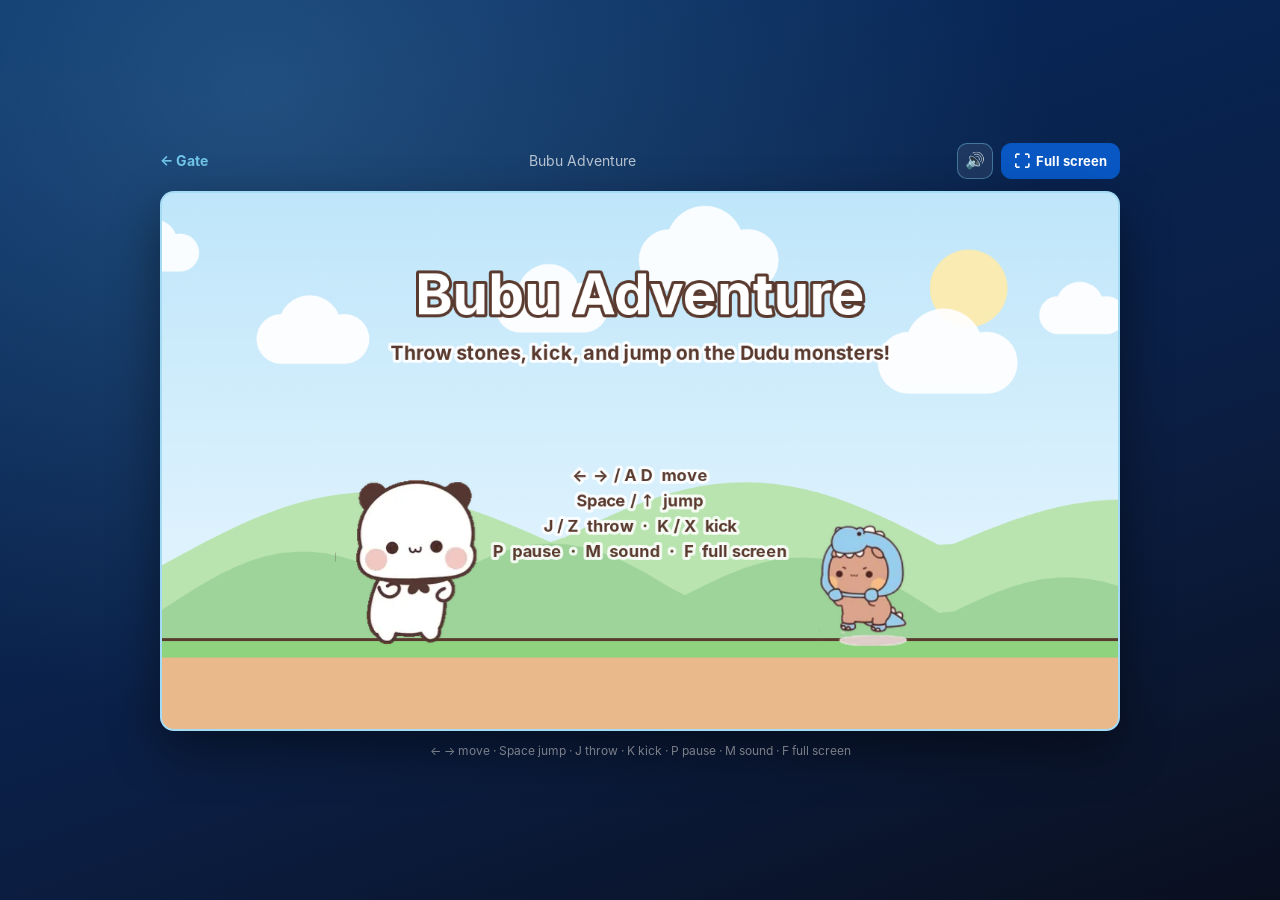
<file: bubu/index.html>
<!DOCTYPE html>
<html lang="en">
<head>
  <meta charset="utf-8">
  <!-- Google Analytics (GA4) -->
  <script async src="https://www.googletagmanager.com/gtag/js?id=G-DH75J2S4ZF"></script>
  <script>
    window.dataLayer = window.dataLayer || [];
    function gtag(){dataLayer.push(arguments);}
    gtag('js', new Date());
    gtag('config', 'G-DH75J2S4ZF');
  </script>
  <meta name="viewport" content="width=device-width, initial-scale=1, maximum-scale=1, user-scalable=no, viewport-fit=cover">
  <meta name="theme-color" content="#042A61">
  <meta name="mobile-web-app-capable" content="yes">
  <meta name="apple-mobile-web-app-capable" content="yes">
  <meta name="description" content="A tiny 3-level platformer starring Bubu: throw stones, kick, ride Dudu and beat the boss.">
  <link rel="canonical" href="https://saltfarmer.github.io/bubu/">
  <meta property="og:title" content="Bubu Adventure | Saltfarmer">
  <meta property="og:description" content="A tiny 3-level platformer starring Bubu: throw stones, kick, ride Dudu and beat the boss.">
  <meta property="og:type" content="website">
  <meta property="og:url" content="https://saltfarmer.github.io/bubu/">
  <meta property="og:site_name" content="Saltfarmer">
  <meta property="og:image" content="https://saltfarmer.github.io/img/og-gate.png">
  <meta name="twitter:card" content="summary_large_image">
  <title>Bubu Adventure | Saltfarmer</title>
  <link rel="icon" href="../img/favicon.png" type="image/png" sizes="48x48">
  <style>
    @font-face { font-family: "Inter"; font-weight: 400; font-display: swap; src: url("../fonts/inter-Regular.woff") format("woff"); }
    @font-face { font-family: "Inter"; font-weight: 700; font-display: swap; src: url("../fonts/inter-Bold.woff") format("woff"); }
    * { box-sizing: border-box; -webkit-tap-highlight-color: transparent; }
    html, body { margin: 0; height: 100%; }
    body {
      display: flex; flex-direction: column; align-items: center; justify-content: center; gap: 12px;
      padding: 12px; min-height: 100dvh;
      font-family: "Inter", system-ui, -apple-system, "Segoe UI", Roboto, Arial, sans-serif; color: #fff;
      background: radial-gradient(ellipse at 20% 10%, rgba(113,197,232,.25), transparent 55%), linear-gradient(160deg, #042A61, #0B1F45 60%, #0a0f1f);
      -webkit-user-select: none; user-select: none; -webkit-touch-callout: none; overscroll-behavior: none;
    }
    .top { width: min(100%, 960px); display: flex; justify-content: space-between; align-items: center; gap: 10px; font-size: 14px; }
    .top a { color: #71C5E8; text-decoration: none; font-weight: 700; }
    .top .name { color: rgba(255,255,255,.7); }
    .tools { display: flex; gap: 8px; }
    .tools button {
      width: 36px; height: 36px; border-radius: 10px; border: 1px solid rgba(113,197,232,.45);
      background: rgba(255,255,255,.08); color: #fff; font-size: 16px; line-height: 1; cursor: pointer;
    }
    .tools .touch-only { display: none; }
    .tools .full-btn { width: auto; padding: 0 12px; display: inline-flex; align-items: center; gap: 6px; font: 700 13px Inter, system-ui, sans-serif; background: #0857C3; border-color: #0857C3; }
    .tools .full-btn .ico { font-size: 16px; }
    .stage { position: relative; width: min(100%, 960px, calc((100dvh - 150px) * 16 / 9)); }
    canvas {
      display: block; width: 100%; aspect-ratio: 16 / 9; border-radius: 14px;
      box-shadow: 0 20px 50px rgba(0,0,0,.45); border: 2px solid rgba(113,197,232,.35);
      touch-action: none; outline: none; background: #BFE6FA;
    }
    .toast {
      position: absolute; left: 50%; top: 14%; transform: translateX(-50%);
      background: rgba(4,42,97,.85); color: #fff; font-weight: 700; font-size: 13px;
      padding: 6px 12px; border-radius: 999px; opacity: 0; transition: opacity .2s; pointer-events: none;
    }
    .toast.show { opacity: 1; }
    .keys { font-size: 12px; color: rgba(255,255,255,.6); text-align: center; margin: 0; }
    .rotate { display: none; font-size: 13px; color: rgba(255,255,255,.75); text-align: center; margin: 0; }

    /* ---- Touch controls (competitive-mobile style) ----
       left: floating analog stick that appears where the thumb lands
       right: big Jump in the corner, Kick + Throw on an arc around it
       anywhere else on screen: tap = jump (hold for a higher jump) */
    .touch-layer, .pad { display: none; }
    .pad { --u: 1; position: fixed; inset: 0; z-index: 4; pointer-events: none; }
    .touch-layer { position: fixed; inset: 0; z-index: 3; touch-action: none; }
    .stick {
      --r: calc(62px * var(--u));
      position: fixed; width: calc(var(--r) * 2); height: calc(var(--r) * 2); margin: calc(var(--r) * -1) 0 0 calc(var(--r) * -1);
      left: calc(max(24px, env(safe-area-inset-left)) + var(--r) + 8px); top: calc(100dvh - max(20px, env(safe-area-inset-bottom)) - var(--r) - 12px);
      border-radius: 50%; border: 2px solid rgba(113,197,232,.55);
      background: radial-gradient(circle, rgba(4,42,97,.10) 0 55%, rgba(4,42,97,.32) 56% 100%);
      opacity: .45; transition: opacity .15s;
    }
    .stick.on { opacity: .95; transition: none; }
    .stick::before, .stick::after { /* direction ticks */
      content: ""; position: absolute; top: 50%; width: 0; height: 0; margin-top: -6px;
      border-top: 6px solid transparent; border-bottom: 6px solid transparent;
    }
    .stick::before { left: 8px; border-right: 8px solid rgba(255,255,255,.55); }
    .stick::after { right: 8px; border-left: 8px solid rgba(255,255,255,.55); }
    .stick-knob {
      position: absolute; left: 50%; top: 50%; width: calc(var(--r) * .9); height: calc(var(--r) * .9);
      margin: calc(var(--r) * -.45) 0 0 calc(var(--r) * -.45); border-radius: 50%;
      background: radial-gradient(circle at 35% 30%, #71C5E8, #307FE2 60%, #0857C3);
      border: 2px solid rgba(255,255,255,.85); box-shadow: 0 4px 14px rgba(0,0,0,.35);
    }
    .actions {
      --j: calc(88px * var(--u)); --s: calc(62px * var(--u));
      position: fixed; right: max(18px, env(safe-area-inset-right)); bottom: max(16px, env(safe-area-inset-bottom));
      width: calc(var(--j) + var(--s) * 1.55); height: calc(var(--j) + var(--s) * 1.55);
    }
    .act {
      position: absolute; pointer-events: auto; touch-action: none; padding: 0; border-radius: 50%;
      display: flex; flex-direction: column; align-items: center; justify-content: center; gap: 1px;
      color: #fff; font: 800 calc(11px * var(--u)) Inter, system-ui, sans-serif; letter-spacing: .02em;
      border: 2px solid rgba(255,255,255,.7); box-shadow: 0 4px 14px rgba(0,0,0,.3), inset 0 -4px 0 rgba(0,0,0,.18);
      transition: transform .06s;
    }
    .act .i { font-size: calc(18px * var(--u)); line-height: 1; }
    .act.on { transform: scale(.9); filter: brightness(1.25); }
    .act.jump { right: 0; bottom: 0; width: var(--j); height: var(--j); background: radial-gradient(circle at 35% 30%, #307FE2, #0857C3 70%); font-size: calc(13px * var(--u)); }
    .act.jump .i { font-size: calc(26px * var(--u)); }
    .act.kick, .act.throw { width: var(--s); height: var(--s); background: radial-gradient(circle at 35% 30%, rgba(232,162,113,.95), rgba(195,116,8,.9) 70%); }
    .act.kick { right: calc(var(--j) + var(--s) * .32); bottom: calc(var(--j) * .02); }       /* left of Jump */
    .act.throw { right: calc(var(--j) * .5); bottom: calc(var(--j) + var(--s) * .34); background: radial-gradient(circle at 35% 30%, rgba(113,197,232,.95), rgba(48,127,226,.9) 70%); } /* above Jump */
    .act.throw .i { font-size: calc(14px * var(--u)); }

    @media (pointer: coarse) {
      html, body { overflow: hidden; }
      .pad, .touch-layer { display: block; }
      .keys { display: none; }
      .tools .touch-only { display: inline-block; }
      .top { position: relative; z-index: 5; }
    }
    /* Phone held sideways: game fills the screen, controls float over the corners */
    @media (pointer: coarse) and (orientation: landscape) {
      body { padding: 0; gap: 0; }
      .stage { width: min(100vw, calc(100dvh * 16 / 9)); }
      canvas { border-radius: 0; border: 0; box-shadow: none; }
      .top {
        position: fixed; z-index: 5; bottom: max(10px, env(safe-area-inset-bottom)); left: 50%; transform: translateX(-50%);
        width: auto; font-size: 12px;
      }
      .top .name { display: none; }
      .top a { background: rgba(4,42,97,.55); padding: 8px 10px; border-radius: 10px; }
      .act { background-blend-mode: normal; opacity: .9; }
    }
    /* Phone held upright: game on top, bigger controls in the empty space below */
    @media (pointer: coarse) and (orientation: portrait) {
      body { justify-content: flex-start; padding-top: max(14px, env(safe-area-inset-top)); }
      .stage { width: 100%; }
      .rotate { display: block; }
      .pad { --u: 1.15; }
      .stick { top: calc(100dvh - max(36px, env(safe-area-inset-bottom)) - var(--r) - 40px); }
      .actions { bottom: max(36px, env(safe-area-inset-bottom)); }
    }
    /* ---- Full screen (real full screen, or "maximised" where browsers don't allow it, e.g. iPhone) ---- */
    html.is-full, html.is-full body { overflow: hidden; }
    html.is-full body { padding: 0; gap: 0; justify-content: center; background: #000; }
    html.is-full .stage { width: min(100vw, calc(100dvh * 16 / 9)); }
    html.is-full canvas { border-radius: 0; border: 0; box-shadow: none; }
    html.is-full .keys, html.is-full .rotate, html.is-full .top .name { display: none; }
    html.is-full .top {
      position: fixed; z-index: 6; top: max(8px, env(safe-area-inset-top)); right: max(8px, env(safe-area-inset-right));
      left: auto; bottom: auto; transform: none; width: auto; opacity: .75;
    }
    html.is-full .top:hover { opacity: 1; }
    html.is-full .top a { display: none; }
    html.is-full .tools .full-btn .lbl { display: none; }
    html.is-full .tools .full-btn { padding: 0; width: 36px; justify-content: center; }
    @media (pointer: coarse) {
      .tools .full-btn .lbl { display: none; }
      .tools .full-btn { padding: 0 10px; }
      html.is-full .pad { --u: 1.25; }
      html.is-full .top { opacity: .85; top: auto; right: auto; left: 50%; transform: translateX(-50%); bottom: max(10px, env(safe-area-inset-bottom)); } /* between stick and buttons, clear of the score */
      html.is-full .tools { gap: 10px; }
      html.is-full .tools button { width: 46px; height: 46px; border-radius: 12px; font-size: 20px; background: rgba(4,42,97,.55); }
      html.is-full .tools .full-btn { width: 46px; padding: 0; background: #0857C3; }
      html.is-full .tools .full-btn .ico { font-size: 20px; }
    }
  </style>
</head>
<body>
  <div class="top">
    <a href="../">&larr; Gate</a>
    <span class="name">Bubu Adventure</span>
    <div class="tools">
      <button type="button" class="touch-only" data-act="pause" aria-label="Pause">&#10074;&#10074;</button>
      <button type="button" id="btn-sound" aria-label="Turn sound off">&#128266;</button>
      <button type="button" id="btn-full" class="full-btn" aria-label="Full screen"><span class="ico">&#x26F6;</span><span class="lbl">Full screen</span></button>
    </div>
  </div>
  <div class="stage">
    <canvas id="game" tabindex="0" aria-label="Bubu Adventure game"></canvas>
    <div class="toast" id="toast" role="status"></div>
  </div>
  <p class="rotate">Turn your phone sideways for a bigger screen &#8635;</p>
  <!-- Touch controls: floating analog stick (left), action buttons (right), tap anywhere else = jump -->
  <div class="touch-layer" id="touch-layer" aria-hidden="true"></div>
  <div class="pad" aria-hidden="true">
    <div class="stick" id="stick"><div class="stick-knob" id="stick-knob"></div></div>
    <div class="actions">
      <button type="button" class="act throw" data-act="throw"><span class="i">&#9679;</span><span class="t">Throw</span></button>
      <button type="button" class="act kick" data-act="kick"><span class="i">&#10148;</span><span class="t">Kick</span></button>
      <button type="button" class="act jump" data-act="jump"><span class="i">&#9650;</span><span class="t">Jump</span></button>
    </div>
  </div>
  <p class="keys">&larr; &rarr; move &middot; Space jump &middot; J throw &middot; K kick &middot; P pause &middot; M sound &middot; F full screen</p>
  <script src="game.js"></script>
  <script>document.getElementById('game').focus();</script>
</body>
</html>
</file>
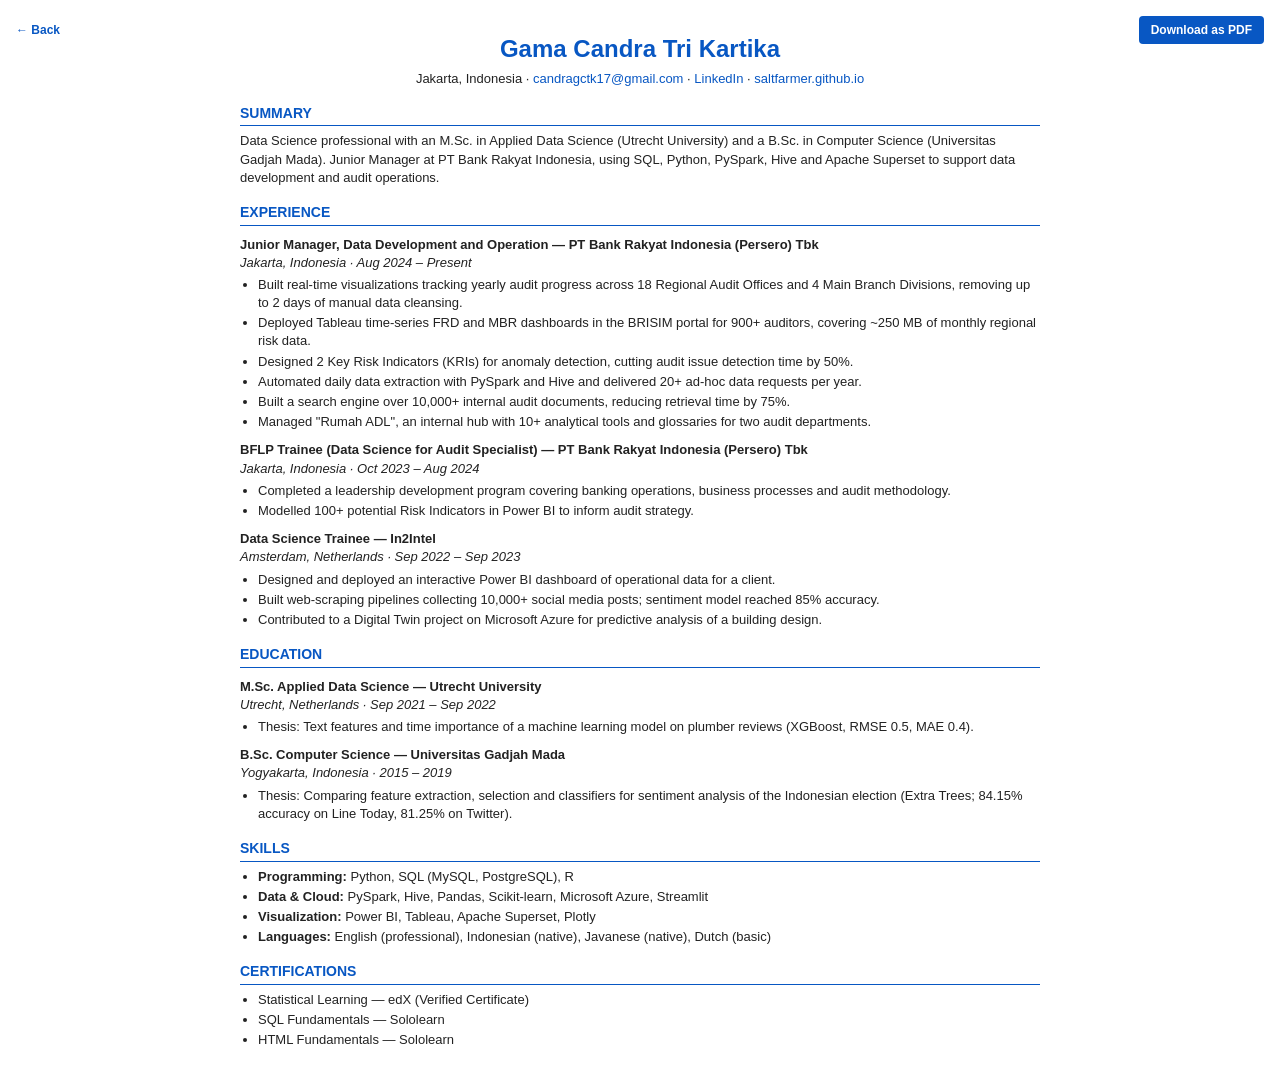
<file: cv/index.html>
<!DOCTYPE html>
<html lang="en">
<head>
  <meta charset="utf-8">
  <meta name="viewport" content="width=device-width, initial-scale=1">
  <!-- Keep this page out of search engines, caches, previews and AI training sets -->
  <meta name="robots" content="noindex, nofollow, noarchive, nosnippet, noimageindex">
  <meta name="referrer" content="no-referrer">
  <title>Gama Candra Tri Kartika - Resume</title>
  <link rel="icon" href="../img/favicon.png" type="image/png">
  <style>
    body { font-family: Arial, Helvetica, sans-serif; font-size: 13px; line-height: 1.4; color: #222; max-width: 800px; margin: 0 auto; padding: 32px 24px; }
    h1 { font-size: 24px; margin: 0; text-align: center; color: #0857C3; }
    .contact { text-align: center; margin: 4px 0 16px; }
    .contact a { color: #0857C3; text-decoration: none; }
    h2 { font-size: 14px; text-transform: uppercase; color: #0857C3; border-bottom: 1px solid #0857C3; margin: 16px 0 6px; padding-bottom: 2px; }
    h3 { font-size: 13px; margin: 10px 0 0; }
    .meta { margin: 0; font-style: italic; }
    ul { margin: 4px 0 0; padding-left: 18px; }
    li { margin-bottom: 2px; }
    p { margin: 4px 0; }
    .tools { position: fixed; top: 16px; left: 16px; right: 16px; display: flex; justify-content: space-between; pointer-events: none; }
    .tools a, .tools button { pointer-events: auto; font: bold 12px Arial, sans-serif; color: #fff; background: #0857C3; border: 0; border-radius: 4px; padding: 7px 12px; cursor: pointer; text-decoration: none; }
    .tools a { background: none; color: #0857C3; padding-left: 0; }
    @page { size: A4; margin: 12mm; }
    @media print {
      body { padding: 0; font-size: 10.5px; }
      h1 { font-size: 20px; }
      h2 { font-size: 12px; margin-top: 10px; }
      h3 { font-size: 11px; margin-top: 6px; }
      .tools, noscript { display: none; }
      section > div { break-inside: avoid; }
    }
  </style>
</head>
<body>
  <div class="tools">
    <a href="../">&larr; Back</a>
    <button type="button" onclick="window.print()">Download as PDF</button>
  </div>

  <h1>Gama Candra Tri Kartika</h1>
  <p class="contact">
    Jakarta, Indonesia ·
    <a data-contact="email" href="#"><span data-contact-text="email">[email]</span></a> ·
    <a href="https://www.linkedin.com/in/gama-candra-tri-kartika-18b735106/">LinkedIn</a> ·
    <a href="https://saltfarmer.github.io">saltfarmer.github.io</a>
  </p>
  <noscript><p class="contact">Turn on JavaScript to see the email address.</p></noscript>

  <section>
    <h2>Summary</h2>
    <p>Data Science professional with an M.Sc. in Applied Data Science (Utrecht University) and a B.Sc. in Computer Science (Universitas Gadjah Mada). Junior Manager at PT Bank Rakyat Indonesia, using SQL, Python, PySpark, Hive and Apache Superset to support data development and audit operations.</p>
  </section>

  <section>
    <h2>Experience</h2>
    <div>
      <h3>Junior Manager, Data Development and Operation — PT Bank Rakyat Indonesia (Persero) Tbk</h3>
      <p class="meta">Jakarta, Indonesia · Aug 2024 – Present</p>
      <ul>
        <li>Built real-time visualizations tracking yearly audit progress across 18 Regional Audit Offices and 4 Main Branch Divisions, removing up to 2 days of manual data cleansing.</li>
        <li>Deployed Tableau time-series FRD and MBR dashboards in the BRISIM portal for 900+ auditors, covering ~250 MB of monthly regional risk data.</li>
        <li>Designed 2 Key Risk Indicators (KRIs) for anomaly detection, cutting audit issue detection time by 50%.</li>
        <li>Automated daily data extraction with PySpark and Hive and delivered 20+ ad-hoc data requests per year.</li>
        <li>Built a search engine over 10,000+ internal audit documents, reducing retrieval time by 75%.</li>
        <li>Managed "Rumah ADL", an internal hub with 10+ analytical tools and glossaries for two audit departments.</li>
      </ul>
    </div>
    <div>
      <h3>BFLP Trainee (Data Science for Audit Specialist) — PT Bank Rakyat Indonesia (Persero) Tbk</h3>
      <p class="meta">Jakarta, Indonesia · Oct 2023 – Aug 2024</p>
      <ul>
        <li>Completed a leadership development program covering banking operations, business processes and audit methodology.</li>
        <li>Modelled 100+ potential Risk Indicators in Power BI to inform audit strategy.</li>
      </ul>
    </div>
    <div>
      <h3>Data Science Trainee — In2Intel</h3>
      <p class="meta">Amsterdam, Netherlands · Sep 2022 – Sep 2023</p>
      <ul>
        <li>Designed and deployed an interactive Power BI dashboard of operational data for a client.</li>
        <li>Built web-scraping pipelines collecting 10,000+ social media posts; sentiment model reached 85% accuracy.</li>
        <li>Contributed to a Digital Twin project on Microsoft Azure for predictive analysis of a building design.</li>
      </ul>
    </div>
  </section>

  <section>
    <h2>Education</h2>
    <div>
      <h3>M.Sc. Applied Data Science — Utrecht University</h3>
      <p class="meta">Utrecht, Netherlands · Sep 2021 – Sep 2022</p>
      <ul><li>Thesis: Text features and time importance of a machine learning model on plumber reviews (XGBoost, RMSE 0.5, MAE 0.4).</li></ul>
    </div>
    <div>
      <h3>B.Sc. Computer Science — Universitas Gadjah Mada</h3>
      <p class="meta">Yogyakarta, Indonesia · 2015 – 2019</p>
      <ul><li>Thesis: Comparing feature extraction, selection and classifiers for sentiment analysis of the Indonesian election (Extra Trees; 84.15% accuracy on Line Today, 81.25% on Twitter).</li></ul>
    </div>
  </section>

  <section>
    <h2>Skills</h2>
    <ul>
      <li><strong>Programming:</strong> Python, SQL (MySQL, PostgreSQL), R</li>
      <li><strong>Data &amp; Cloud:</strong> PySpark, Hive, Pandas, Scikit-learn, Microsoft Azure, Streamlit</li>
      <li><strong>Visualization:</strong> Power BI, Tableau, Apache Superset, Plotly</li>
      <li><strong>Languages:</strong> English (professional), Indonesian (native), Javanese (native), Dutch (basic)</li>
    </ul>
  </section>

  <section>
    <h2>Certifications</h2>
    <ul>
      <li>Statistical Learning — edX (Verified Certificate)</li>
      <li>SQL Fundamentals — Sololearn</li>
      <li>HTML Fundamentals — Sololearn</li>
    </ul>
  </section>

  <script src="../js/contact.js?v=20261118"></script>
</body>
</html>
</file>
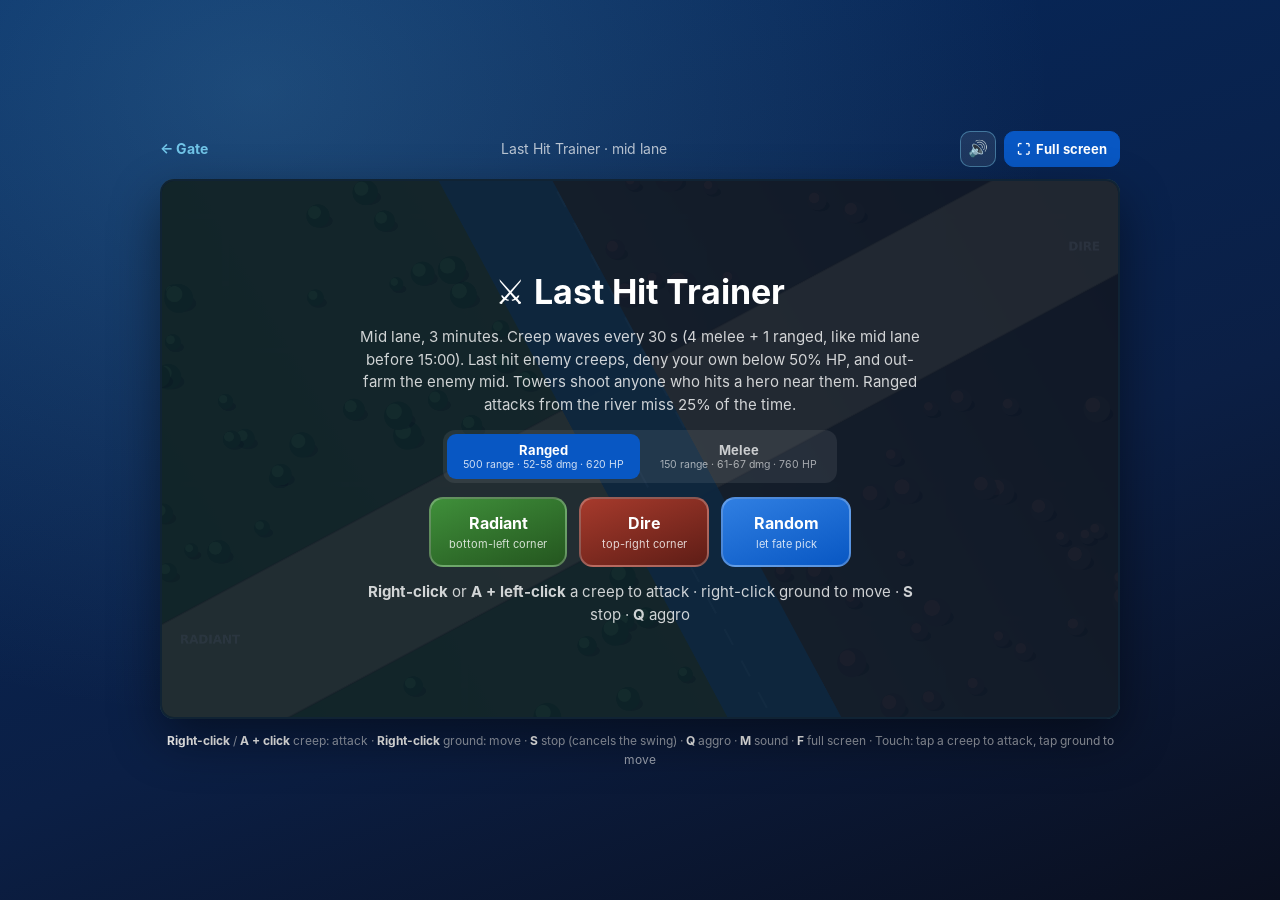
<file: lasthit/index.html>
<!DOCTYPE html>
<html lang="en">
<head>
  <meta charset="utf-8">
  <!-- Google Analytics (GA4) -->
  <script async src="https://www.googletagmanager.com/gtag/js?id=G-DH75J2S4ZF"></script>
  <script>
    window.dataLayer = window.dataLayer || [];
    function gtag(){dataLayer.push(arguments);}
    gtag('js', new Date());
    gtag('config', 'G-DH75J2S4ZF');
  </script>
  <meta name="viewport" content="width=device-width, initial-scale=1, maximum-scale=1, user-scalable=no, viewport-fit=cover">
  <meta name="theme-color" content="#042A61">
  <meta name="mobile-web-app-capable" content="yes">
  <meta name="apple-mobile-web-app-capable" content="yes">
  <meta name="description" content="A Dota 2 mid lane in your browser: last hit and deny creeps, pull aggro, dodge the tower, and out-farm the enemy mid.">
  <link rel="canonical" href="https://saltfarmer.github.io/lasthit/">
  <meta property="og:title" content="Last Hit Trainer | Saltfarmer">
  <meta property="og:description" content="A Dota 2 mid lane in your browser: last hit and deny creeps, pull aggro, dodge the tower, and out-farm the enemy mid.">
  <meta property="og:type" content="website">
  <meta property="og:url" content="https://saltfarmer.github.io/lasthit/">
  <meta property="og:site_name" content="Saltfarmer">
  <meta property="og:image" content="https://saltfarmer.github.io/img/og-gate.png">
  <meta name="twitter:card" content="summary_large_image">
  <title>Last Hit Trainer | Saltfarmer</title>
  <link rel="icon" href="../img/favicon.png" type="image/png" sizes="48x48">
  <style>
    @font-face { font-family: "Inter"; font-weight: 400; font-display: swap; src: url("../fonts/inter-Regular.woff") format("woff"); }
    @font-face { font-family: "Inter"; font-weight: 700; font-display: swap; src: url("../fonts/inter-Bold.woff") format("woff"); }
    * { box-sizing: border-box; -webkit-tap-highlight-color: transparent; }
    html, body { margin: 0; height: 100%; }
    body {
      display: flex; flex-direction: column; align-items: center; justify-content: center; gap: 12px;
      padding: 12px; min-height: 100dvh;
      font-family: "Inter", system-ui, -apple-system, "Segoe UI", Roboto, Arial, sans-serif; color: #fff;
      background: radial-gradient(ellipse at 20% 10%, rgba(113,197,232,.22), transparent 55%), linear-gradient(160deg, #042A61, #0B1F45 60%, #0a0f1f);
      -webkit-user-select: none; user-select: none; -webkit-touch-callout: none; overscroll-behavior: none;
    }
    .top { width: min(100%, 960px); display: flex; justify-content: space-between; align-items: center; gap: 10px; font-size: 14px; }
    .top a { color: #71C5E8; text-decoration: none; font-weight: 700; }
    .top .name { color: rgba(255,255,255,.7); }
    .tools { display: flex; gap: 8px; }
    .tools button {
      height: 36px; min-width: 36px; border-radius: 10px; border: 1px solid rgba(113,197,232,.45);
      background: rgba(255,255,255,.08); color: #fff; font-size: 16px; line-height: 1; cursor: pointer;
    }
    .tools .full-btn { padding: 0 12px; display: inline-flex; align-items: center; gap: 6px; font: 700 13px Inter, system-ui, sans-serif; background: #0857C3; border-color: #0857C3; }
    .stage { position: relative; width: min(100%, 960px, calc((100dvh - 150px) * 16 / 9)); }
    canvas {
      display: block; width: 100%; aspect-ratio: 16 / 9; border-radius: 14px;
      box-shadow: 0 20px 50px rgba(0,0,0,.45); border: 2px solid rgba(113,197,232,.35);
      touch-action: none; outline: none; background: #1d2a1a; cursor: default;
    }
    canvas.amode { cursor: crosshair; }
    .keys { font-size: 12px; color: rgba(255,255,255,.6); text-align: center; margin: 0; max-width: 960px; line-height: 1.6; }
    .keys b { color: #fff; }

    /* start / result panel over the canvas */
    .panel {
      position: absolute; inset: 0; display: flex; flex-direction: column; align-items: center; justify-content: center; gap: 14px;
      background: rgba(4, 18, 40, .78); border-radius: 14px; text-align: center; padding: 16px;
    }
    .panel[hidden] { display: none; }
    .panel h1 { margin: 0; font-size: clamp(22px, 4vw, 34px); }
    .panel p { margin: 0; color: rgba(255,255,255,.8); font-size: clamp(12px, 1.8vw, 15px); max-width: 560px; line-height: 1.5; }
    .sides { display: flex; gap: 12px; flex-wrap: wrap; justify-content: center; }
    .side {
      min-width: 130px; padding: 14px 18px; border-radius: 14px; cursor: pointer; color: #fff;
      font: 700 16px Inter, system-ui, sans-serif; border: 2px solid rgba(255,255,255,.25);
      display: flex; flex-direction: column; gap: 4px; align-items: center;
    }
    .side small { font-weight: 400; font-size: 11px; opacity: .8; }
    .side.radiant { background: linear-gradient(160deg, #3f8f3a, #24561f); }
    .side.dire { background: linear-gradient(160deg, #a63a2c, #5e1d16); }
    .side.random { background: linear-gradient(160deg, #307FE2, #0857C3); }
    .side:hover { border-color: #fff; transform: translateY(-1px); }
    .htypes { display: inline-flex; background: rgba(255,255,255,.08); border-radius: 12px; padding: 4px; gap: 4px; }
    .htype { border: 0; border-radius: 9px; padding: 8px 16px; cursor: pointer; color: rgba(255,255,255,.75); background: transparent; font: 700 13px Inter, system-ui, sans-serif; text-align: center; }
    .htype small { display: block; font-weight: 400; font-size: 10.5px; opacity: .8; }
    .htype.on { background: #0857C3; color: #fff; }
    .result { display: grid; grid-template-columns: repeat(4, minmax(0, 1fr)); gap: 10px; width: min(100%, 560px); }
    .result div { background: rgba(255,255,255,.08); border-radius: 12px; padding: 10px 6px; }
    .result b { display: block; font-size: clamp(18px, 3vw, 26px); }
    .result span { font-size: 11px; color: rgba(255,255,255,.7); }
    .row { display: flex; gap: 10px; flex-wrap: wrap; justify-content: center; }
    .btn { padding: 10px 18px; border-radius: 10px; border: 0; cursor: pointer; font: 700 14px Inter, system-ui, sans-serif; color: #fff; background: #0857C3; }
    .btn.ghost { background: rgba(255,255,255,.12); }

    /* full screen (real, or "maximised" where the browser does not allow it, e.g. iPhone) */
    html.is-full, html.is-full body { overflow: hidden; }
    html.is-full body { padding: 0; gap: 0; background: #000; }
    html.is-full .stage { width: min(100vw, calc(100dvh * 16 / 9)); }
    html.is-full canvas { border-radius: 0; border: 0; box-shadow: none; }
    html.is-full .keys, html.is-full .top .name, html.is-full .top a { display: none; }
    html.is-full .top { position: fixed; z-index: 6; top: max(8px, env(safe-area-inset-top)); right: max(8px, env(safe-area-inset-right)); width: auto; opacity: .8; }
    html.is-full .full-btn .lbl { display: none; }
    @media (pointer: coarse) { .full-btn .lbl { display: none; } .keys { display: none; } }
  </style>
</head>
<body>
  <div class="top">
    <a href="../">&larr; Gate</a>
    <span class="name">Last Hit Trainer &middot; mid lane</span>
    <div class="tools">
      <button type="button" id="btn-sound" aria-label="Sound on">&#x1F50A;</button>
      <button type="button" id="btn-full" class="full-btn" aria-label="Full screen"><span class="ico">&#x26F6;</span><span class="lbl">Full screen</span></button>
    </div>
  </div>

  <div class="stage">
    <canvas id="game" width="1920" height="1080" tabindex="0" aria-label="Last Hit Trainer game"></canvas>

    <div class="panel" id="start">
      <h1>&#x2694;&#xFE0F; Last Hit Trainer</h1>
      <p>Mid lane, 3 minutes. Creep waves every 30 s (4 melee + 1 ranged, like mid lane before 15:00).
         Last hit enemy creeps, deny your own below 50% HP, and out-farm the enemy mid.
         Towers shoot anyone who hits a hero near them. Ranged attacks from the river miss 25% of the time.</p>
      <div class="htypes" role="group" aria-label="Hero type">
        <button type="button" class="htype" data-type="ranged">Ranged<small>500 range &middot; 52-58 dmg &middot; 620 HP</small></button>
        <button type="button" class="htype" data-type="melee">Melee<small>150 range &middot; 61-67 dmg &middot; 760 HP</small></button>
      </div>
      <div class="sides">
        <button type="button" class="side radiant" data-side="0">Radiant<small>bottom-left corner</small></button>
        <button type="button" class="side dire" data-side="1">Dire<small>top-right corner</small></button>
        <button type="button" class="side random" data-side="r">Random<small>let fate pick</small></button>
      </div>
      <p><b>Right-click</b> or <b>A + left-click</b> a creep to attack &middot; right-click ground to move &middot; <b>S</b> stop &middot; <b>Q</b> aggro</p>
    </div>

    <div class="panel" id="end" hidden>
      <h1 id="end-title">Time!</h1>
      <div class="result">
        <div><b id="r-lh">0</b><span>Last hits</span></div>
        <div><b id="r-dn">0</b><span>Denies</span></div>
        <div><b id="r-pct">0%</b><span>Creeps you took</span></div>
        <div><b id="r-gold">0</b><span>Gold</span></div>
      </div>
      <p id="r-vs"></p>
      <div class="row">
        <button type="button" class="btn" id="again">Play again</button>
        <button type="button" class="btn ghost" id="change">Change side</button>
      </div>
    </div>
  </div>

  <p class="keys"><b>Right-click</b> / <b>A + click</b> creep: attack &middot; <b>Right-click</b> ground: move &middot; <b>S</b> stop (cancels the swing) &middot; <b>Q</b> aggro &middot; <b>M</b> sound &middot; <b>F</b> full screen &middot; Touch: tap a creep to attack, tap ground to move</p>

  <script src="game.js?v=5"></script>
</body>
</html>
</file>
